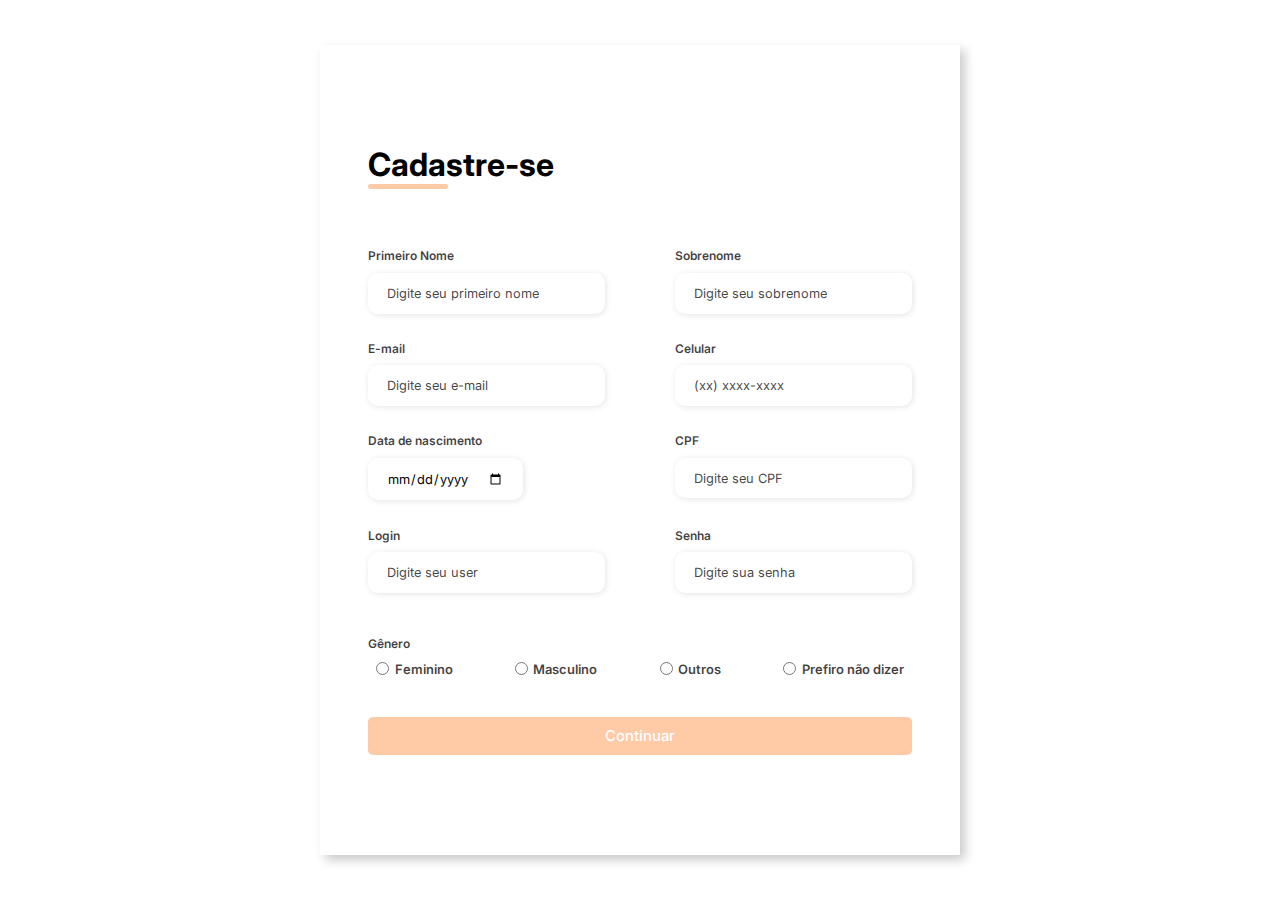
<file: site Projeto semestral/Inscrever-se.html>
<!DOCTYPE html>
<html lang="pt-br">

<head>
    <meta charset="UTF-8">
    <meta http-equiv="X-UA-Compatible" content="IE=edge">
    <meta name="viewport" content="width=device-width, initial-scale=1.0">

    <link rel="stylesheet" href="./inscrever.css" />
    <link rel="icon"
        href="https://cdn.icon-icons.com/icons2/1993/PNG/512/account_avatar_face_man_people_profile_user_icon_123197.png">


    <title>Cadastro</title>
</head>

<body>
    <div class="container">
        <div class="form-image">
            <div class="box">
                <span></span>
                <div class="content">
                    <h2>Ei, Conta pra gente um pouco sobre você!</h2>
                </div>
            </div>
        </div>
        <div class="form">
            <form action="#">
                <div class="form-header">
                    <div class="title">
                        <h1>Cadastre-se</h1>
                    </div>
                </div>

                <div class="input-group">
                    <div class="input-box">
                        <label for="firstname">Primeiro Nome</label>
                        <input id="firstname" type="text" name="firstname" placeholder="Digite seu primeiro nome"
                            required>
                    </div>

                    <div class="input-box">
                        <label for="lastname">Sobrenome</label>
                        <input id="lastname" type="text" name="lastname" placeholder="Digite seu sobrenome" required>
                    </div>
                    <div class="input-box">
                        <label for="email">E-mail</label>
                        <input id="email" type="email" name="email" placeholder="Digite seu e-mail" required>
                    </div>

                    <div class="input-box">
                        <label for="number">Celular</label>
                        <input id="number" type="tel" name="number" placeholder="(xx) xxxx-xxxx" required>
                    </div>

                    <div class="input-box">
                        <label for="number">Data de nascimento</label>
                        <input type="date" id="data" name="dataIda">
                    </div>

                    <div class="input-box">
                        <label for="confirmPassword">CPF</label>
                        <input id="confirmPassword" type="password" name="confirmPassword" placeholder="Digite seu CPF"
                            required>
                    </div>

                    <div class="input-box">
                        <label for="number">Login</label>
                        <input id="number" type="tel" name="number" placeholder="Digite seu user" required>
                    </div>

                    <div class="input-box">
                        <label for="password">Senha</label>
                        <input id="password" type="password" name="password" placeholder="Digite sua senha" required>
                    </div>




                </div>

                <div class="gender-inputs">
                    <div class="gender-title">
                        <h6>Gênero</h6>
                    </div>

                    <div class="gender-group">
                        <div class="gender-input">
                            <input id="female" type="radio" name="gender">
                            <label for="female">Feminino</label>
                        </div>

                        <div class="gender-input">
                            <input id="male" type="radio" name="gender">
                            <label for="male">Masculino</label>
                        </div>

                        <div class="gender-input">
                            <input id="others" type="radio" name="gender">
                            <label for="others">Outros</label>
                        </div>

                        <div class="gender-input">
                            <input id="none" type="radio" name="gender">
                            <label for="none">Prefiro não dizer</label>
                        </div>
                    </div>
                </div>

                <div class="continue-button">
                    <button><a href="./index.html">Continuar</a> </button>
                </div>
            </form>
        </div>
    </div>
</body>

</html>
</file>
<file: site Projeto semestral/inscrever.css>
@import url('https://fonts.googleapis.com/css2?family=Inter:wght@200;300;400;500&family=Open+Sans:wght@300;400;500;600&display=swap');
* {
    padding: 0;
    margin: 0;
    box-sizing: border-box;
    font-family: 'Inter', sans-serif;
}

body {
    border-bottom-left-radius:20px;
    width: 100%;
    height: 100vh;
    display: flex;
    justify-content: center;
    align-items: center;
    background: #ffffff;
}

.container {
    width: 80%;
    height: 90vh;
    display: flex;
    box-shadow: 5px 5px 10px rgba(0, 0, 0, 0.212);
}

.form-image {
    border-top-left-radius:20px ;
    border-bottom-left-radius:20px;
    width: 50%;
    display: flex;
    justify-content: center;
    align-items: center;
    background-color: #ffcaa6;
    padding: 1rem;
}

.form-image img {
    width: 31rem;
}

.form {
    
    width: 50%;
    display: flex;
    flex-direction: column;
    justify-content: center;
    align-items: center;
    background-color: #fff;
    padding: 3rem;
}

.form-header {
    margin-bottom: 3rem;
    display: flex;
    justify-content: space-between;
}



.login-button button {
    border: none;
    background-color: #ffcaa6;
    padding: 0.4rem 1rem;
    border-radius: 5px;
    cursor: pointer;
}

.login-button button:hover {
    background-color: #ffcaa6;
}

.login-button button a {
    text-decoration: none;
    font-weight: 500;
    color: #fff;
}

.form-header h1::after {
    content: '';
    display: block;
    width: 5rem;
    height: 0.3rem;
    background-color: #ffcaa6;
    margin: 0 auto;
    position: absolute;
    border-radius: 10px;
}

.input-group {
    display: flex;
    flex-wrap: wrap;
    justify-content: space-between;
    padding: 1rem 0;
}

.input-box {
    display: flex;
    flex-direction: column;
    margin-bottom: 1.1rem;
}

.input-box input {
    margin: 0.6rem 0;
    padding: 0.8rem 1.2rem;
    border: none;
    border-radius: 10px;
    box-shadow: 1px 1px 6px #0000001c;
    font-size: 0.8rem;
}

.input-box input:hover {
    background-color: #eeeeee75;
}

.input-box input:focus-visible {
    outline: 1px solid  #ffcaa6;
}

.input-box label,
.gender-title h6 {
    font-size: 0.75rem;
    font-weight: 600;
    color: #000000c0;
}

.input-box input::placeholder {
    color: #000000be;
}

.gender-group {
    display: flex;
    justify-content: space-between;
    margin-top: 0.62rem;
    padding: 0 .5rem;
}

.gender-input {
    display: flex;
    align-items: center;
}

.gender-input input {
    margin-right: 0.35rem;
}

.gender-input label {
    font-size: 0.81rem;
    font-weight: 600;
    color: #000000c0;
}

.continue-button button {
    width: 100%;
    margin-top: 2.5rem;
    border: none;
    background-color: #ffcaa6;
    padding: 0.62rem;
    border-radius: 5px;
    cursor: pointer;
}

.continue-button button:hover {
    background-color:  #ffcaa6;
}

.continue-button button a {
    text-decoration: none;
    font-size: 0.93rem;
    font-weight: 500;
    color: #fff;
}

@media screen and (max-width: 1330px) {
    .form-image {
        display: none;
    }
    .container {
        width: 50%;
    }
    .form {
        width: 100%;
    }
}

@media screen and (max-width: 1064px) {
    .container {
        width: 90%;
        height: auto;
    }
    .input-group {
        flex-direction: column;
        z-index: 5;
        padding-right: 5rem;
        max-height: 10rem;
        overflow-y: scroll;
        flex-wrap: nowrap;
    }
    .gender-inputs {
        margin-top: 2rem;
    }
    .gender-group {
        flex-direction: column;
    }
    .gender-title h6 {
        margin: 0;
    }
    .gender-input {
        margin-top: 0.5rem;
    }
}
.box {
   
    position: relative;
    width: 220px;
    height: 300px;
    display: flex;
    justify-content: center;
    align-items: center;
    transition: 0.5s;
    z-index: 1;
   }
   
   .box::before {
    content: ' ';
    position: absolute;
    top: 0;
    left: 50px;
    width: 50%;
    height: 100%;
    text-decoration: none;
    background: #fff;
    border-radius: 8px;
    transform: skewX(15deg);
    transition: 0.5s;
   }
   
   .box::after {
    content: '';
    position: absolute;
    top: 0;
    left: 50;
    width: 50%;
    height: 100%;
    background: #fff;
    border-radius: 8px;
    transform: skewX(15deg);
    transition: 0.5s;
    filter: blur(30px);
   }
   
   .box:hover:before,
   .box:hover:after {
    transform: skewX(0deg) scaleX(1.3);
   }
   
   .box:before,
   .box:after {
    background: linear-gradient(315deg, #f7c584, #ff9650)
   }
   
   .box span {
    display: block;
    position: absolute;
    top: 0;
    left: 0;
    right: 0;
    bottom: 0;
    z-index: 5;
    pointer-events: none;
   }
   
   .box span::before {
    content: '';
    position: absolute;
    top: 0;
    left: 0;
    width: 0;
    height: 0;
    border-radius: 8px;
    background: rgba(255, 255, 255, 0.1);
    backdrop-filter: blur(10px);
    opacity: 0;
    transition: 0.1s;
    animation: animate 2s ease-in-out infinite;
    box-shadow: 0 5px 15px rgba(0,0,0,0.08)
   }
   
   .box span::before {
    top: -40px;
    left: 40px;
    width: 50px;
    height: 50px;
    opacity: 1;
   }
   
   .box span::after {
    content: '';
    position: absolute;
    bottom: 0;
    right: 0;
    width: 100%;
    height: 100%;
    border-radius: 8px;
    background: rgba(255, 255, 255, 0.1);
    backdrop-filter: blur(10px);
    opacity: 0;
    transition: 0.5s;
    box-shadow: 0 5px 15px rgba(0,0,0,0.08);
    animation-delay: -1s;
   }
   
   .box span:after {
    bottom: -40px;
    right: 40px;
    width: 50px;
    height: 50px;
    opacity: 1;
   }
   
   .box .content {
    position: relative;
    width: 190px;
    height: 254px;
    padding: 20px 40px;
    background: rgba(255, 255, 255, 0.05);
    backdrop-filter: blur(10px);
    box-shadow: 0 5px 15px rgba(0, 0, 0, 0.1);
    border-radius: 8px;
    z-index: 1;
    transform: 0.5s;
    color: #fff;
    display: flex;
    justify-content: center;
    align-items: center;
   }
   
   .box .content h2 {
    font-size: 20px;
    color: #fff;
    margin-bottom: 10px;
   }
</file>
